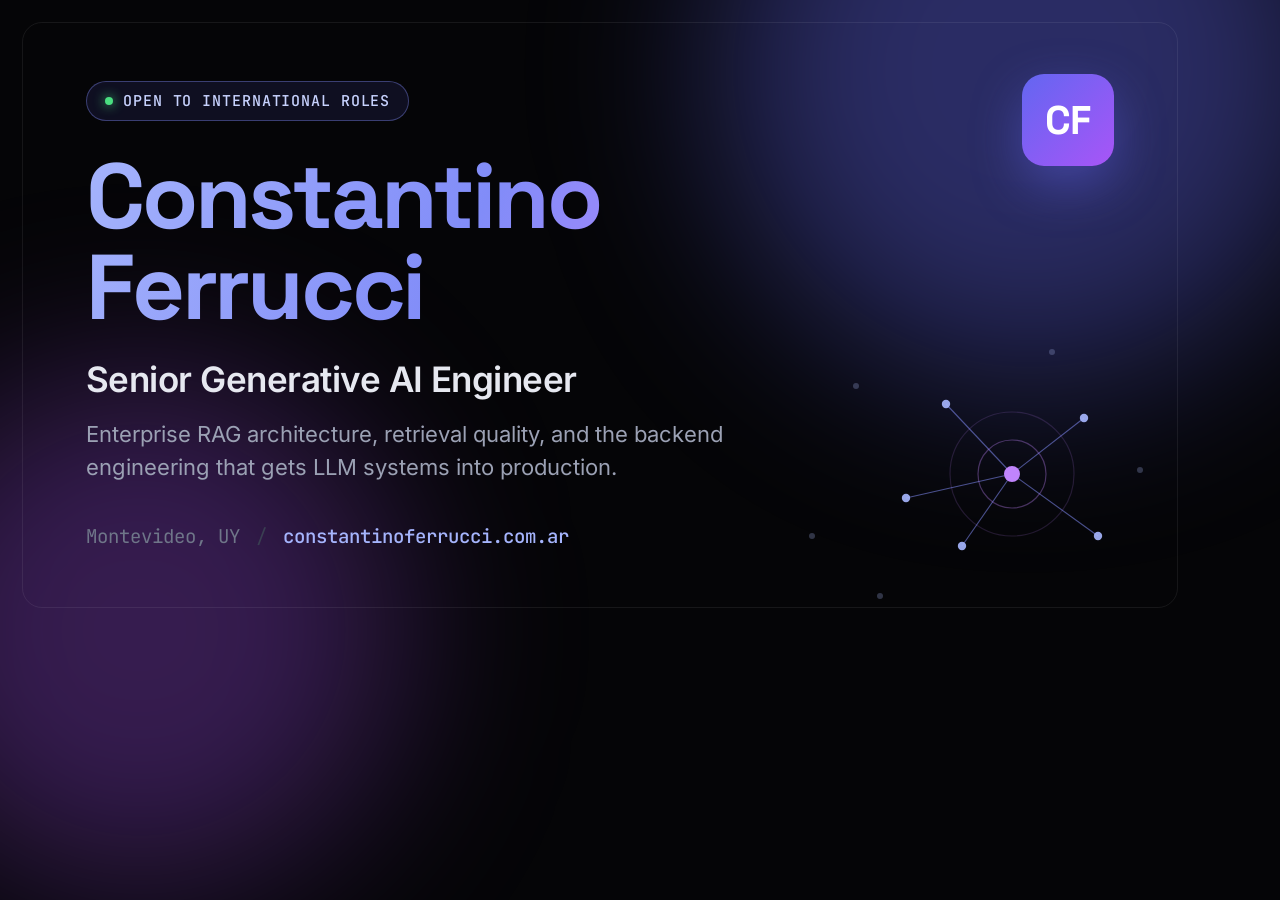
<file: assets/og/og-image.html>
<!DOCTYPE html>
<html lang="en">
<head>
<meta charset="UTF-8">
<style>
    @font-face {
        font-family: 'Inter';
        font-weight: 300 900;
        src: url('../fonts/inter-var.woff2') format('woff2');
    }
    @font-face {
        font-family: 'Space Grotesk';
        font-weight: 400 700;
        src: url('../fonts/space-grotesk-var.woff2') format('woff2');
    }
    @font-face {
        font-family: 'JetBrains Mono';
        font-weight: 400 700;
        src: url('../fonts/jetbrains-mono-var.woff2') format('woff2');
    }

    * { margin: 0; padding: 0; box-sizing: border-box; }

    body {
        width: 1200px;
        height: 630px;
        background: #050507;
        font-family: 'Inter', system-ui, sans-serif;
        color: #f5f6fa;
        overflow: hidden;
        position: relative;
    }

    /* Same accent ramp the site uses, bled in from the corners. */
    .glow-a, .glow-b {
        position: absolute;
        border-radius: 50%;
        filter: blur(90px);
    }
    .glow-a {
        width: 620px; height: 620px;
        top: -240px; right: -140px;
        background: rgba(99, 102, 241, 0.40);
    }
    .glow-b {
        width: 520px; height: 520px;
        bottom: -260px; left: -120px;
        background: rgba(168, 85, 247, 0.30);
    }

    /* The hero's retrieval motif, frozen at the moment of a hit. */
    svg.field { position: absolute; inset: 0; width: 1200px; height: 630px; }

    .frame {
        position: absolute;
        inset: 0;
        border: 1px solid rgba(255, 255, 255, 0.07);
        margin: 22px;
        border-radius: 20px;
    }

    .content {
        position: relative;
        height: 100%;
        padding: 82px 86px;
        display: flex;
        flex-direction: column;
        justify-content: center;
    }

    .badge {
        display: inline-flex;
        align-items: center;
        gap: 10px;
        align-self: flex-start;
        padding: 9px 18px;
        border: 1px solid rgba(129, 140, 248, 0.38);
        border-radius: 999px;
        background: rgba(99, 102, 241, 0.11);
        font-family: 'JetBrains Mono', monospace;
        font-size: 15px;
        font-weight: 500;
        letter-spacing: 0.06em;
        text-transform: uppercase;
        color: #c7d2fe;
    }
    .dot {
        width: 8px; height: 8px;
        border-radius: 50%;
        background: #4ade80;
        box-shadow: 0 0 12px #4ade80;
    }

    h1 {
        margin-top: 30px;
        font-family: 'Space Grotesk', sans-serif;
        font-size: 92px;
        font-weight: 700;
        line-height: 0.98;
        letter-spacing: -0.035em;
        background: linear-gradient(115deg, #a5b4fc 0%, #818cf8 38%, #c084fc 72%, #f472b6 100%);
        -webkit-background-clip: text;
        background-clip: text;
        -webkit-text-fill-color: transparent;
    }

    h2 {
        margin-top: 26px;
        font-size: 35px;
        font-weight: 600;
        letter-spacing: -0.015em;
        color: #e6e8f0;
    }

    p {
        margin-top: 18px;
        font-size: 22px;
        font-weight: 400;
        line-height: 1.5;
        color: #9ba1b4;
        max-width: 700px;
    }

    .meta {
        margin-top: 40px;
        display: flex;
        align-items: center;
        gap: 16px;
        font-family: 'JetBrains Mono', monospace;
        font-size: 19px;
        color: #6f7689;
    }
    .sep { color: #3a3f52; }
    .site { color: #a5b4fc; font-weight: 500; }

    .mark {
        position: absolute;
        top: 74px; right: 86px;
        width: 92px; height: 92px;
        border-radius: 22px;
        background: linear-gradient(135deg, #6366f1, #a855f7);
        display: flex;
        align-items: center;
        justify-content: center;
        font-family: 'Space Grotesk', sans-serif;
        font-size: 40px;
        font-weight: 700;
        color: #fff;
        letter-spacing: -0.02em;
        box-shadow: 0 18px 50px rgba(99, 102, 241, 0.42);
    }
</style>
</head>
<body>
    <div class="glow-a"></div>
    <div class="glow-b"></div>

    <svg class="field" aria-hidden="true">
        <g stroke="rgba(129,140,248,0.55)" stroke-width="1.1">
            <line x1="1012" y1="474" x2="946" y2="404"/>
            <line x1="1012" y1="474" x2="1084" y2="418"/>
            <line x1="1012" y1="474" x2="962" y2="546"/>
            <line x1="1012" y1="474" x2="1098" y2="536"/>
            <line x1="1012" y1="474" x2="906" y2="498"/>
        </g>
        <g fill="rgba(165,180,252,0.92)">
            <circle cx="946" cy="404" r="4.2"/>
            <circle cx="1084" cy="418" r="4.2"/>
            <circle cx="962" cy="546" r="4.2"/>
            <circle cx="1098" cy="536" r="4.2"/>
            <circle cx="906" cy="498" r="4.2"/>
        </g>
        <circle cx="1012" cy="474" r="8" fill="#c084fc"/>
        <circle cx="1012" cy="474" r="34" fill="none" stroke="rgba(192,132,252,0.35)" stroke-width="1.2"/>
        <circle cx="1012" cy="474" r="62" fill="none" stroke="rgba(192,132,252,0.16)" stroke-width="1.2"/>
        <g fill="rgba(148,163,214,0.30)">
            <circle cx="856" cy="386" r="3"/>
            <circle cx="1140" cy="470" r="3"/>
            <circle cx="880" cy="596" r="3"/>
            <circle cx="1052" cy="352" r="3"/>
            <circle cx="812" cy="536" r="3"/>
        </g>
    </svg>

    <div class="frame"></div>

    <div class="content">
        <div class="badge"><span class="dot"></span>Open to international roles</div>
        <h1>Constantino<br>Ferrucci</h1>
        <h2>Senior Generative AI Engineer</h2>
        <p>Enterprise RAG architecture, retrieval quality, and the backend engineering that gets LLM systems into production.</p>
        <div class="meta">
            <span>Montevideo, UY</span>
            <span class="sep">/</span>
            <span class="site">constantinoferrucci.com.ar</span>
        </div>
    </div>

    <div class="mark">CF</div>
</body>
</html>
</file>
